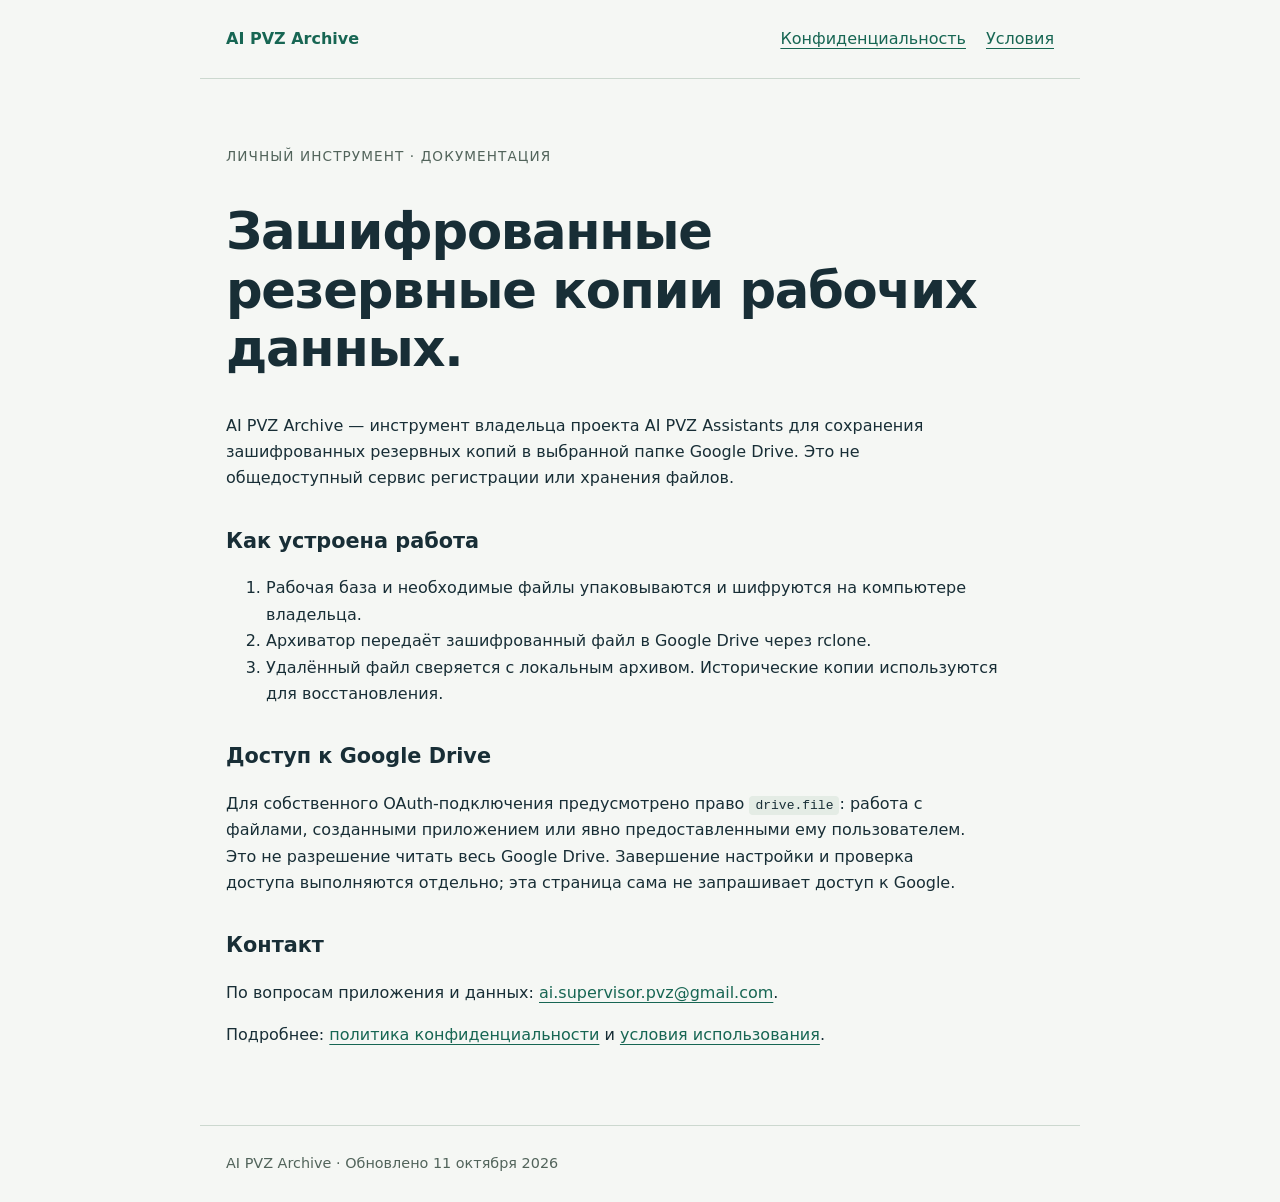
<file: index.html>
<!doctype html>
<html lang="ru"><head><meta charset="utf-8"><meta name="viewport" content="width=device-width,initial-scale=1">
<title>AI PVZ Archive — резервное копирование</title><link rel="stylesheet" href="style.css">
<meta name="google-site-verification" content="9by2J8hyEAYcqIp3PgBWiFnjPxt4h7Qx-vP-udURG04">
</head><body>
<header><a href="index.html">AI PVZ Archive</a><nav aria-label="Навигация"><a href="privacy.html">Конфиденциальность</a><a href="terms.html">Условия</a></nav></header>
<main><p class="eyebrow">Личный инструмент · Документация</p><h1>Зашифрованные резервные копии рабочих данных.</h1>
<p>AI PVZ Archive — инструмент владельца проекта AI PVZ Assistants для сохранения зашифрованных резервных копий в выбранной папке Google Drive. Это не общедоступный сервис регистрации или хранения файлов.</p>
<h2>Как устроена работа</h2><ol><li>Рабочая база и необходимые файлы упаковываются и шифруются на компьютере владельца.</li><li>Архиватор передаёт зашифрованный файл в Google Drive через rclone.</li><li>Удалённый файл сверяется с локальным архивом. Исторические копии используются для восстановления.</li></ol>
<h2>Доступ к Google Drive</h2><p>Для собственного OAuth-подключения предусмотрено право <code>drive.file</code>: работа с файлами, созданными приложением или явно предоставленными ему пользователем. Это не разрешение читать весь Google Drive. Завершение настройки и проверка доступа выполняются отдельно; эта страница сама не запрашивает доступ к Google.</p>
<h2>Контакт</h2><p>По вопросам приложения и данных: <a href="mailto:ai.supervisor.pvz@gmail.com">ai.supervisor.pvz@gmail.com</a>.</p>
<p>Подробнее: <a href="privacy.html">политика конфиденциальности</a> и <a href="terms.html">условия использования</a>.</p></main><footer>AI PVZ Archive · Обновлено 11 октября 2026</footer></body></html>
</file>
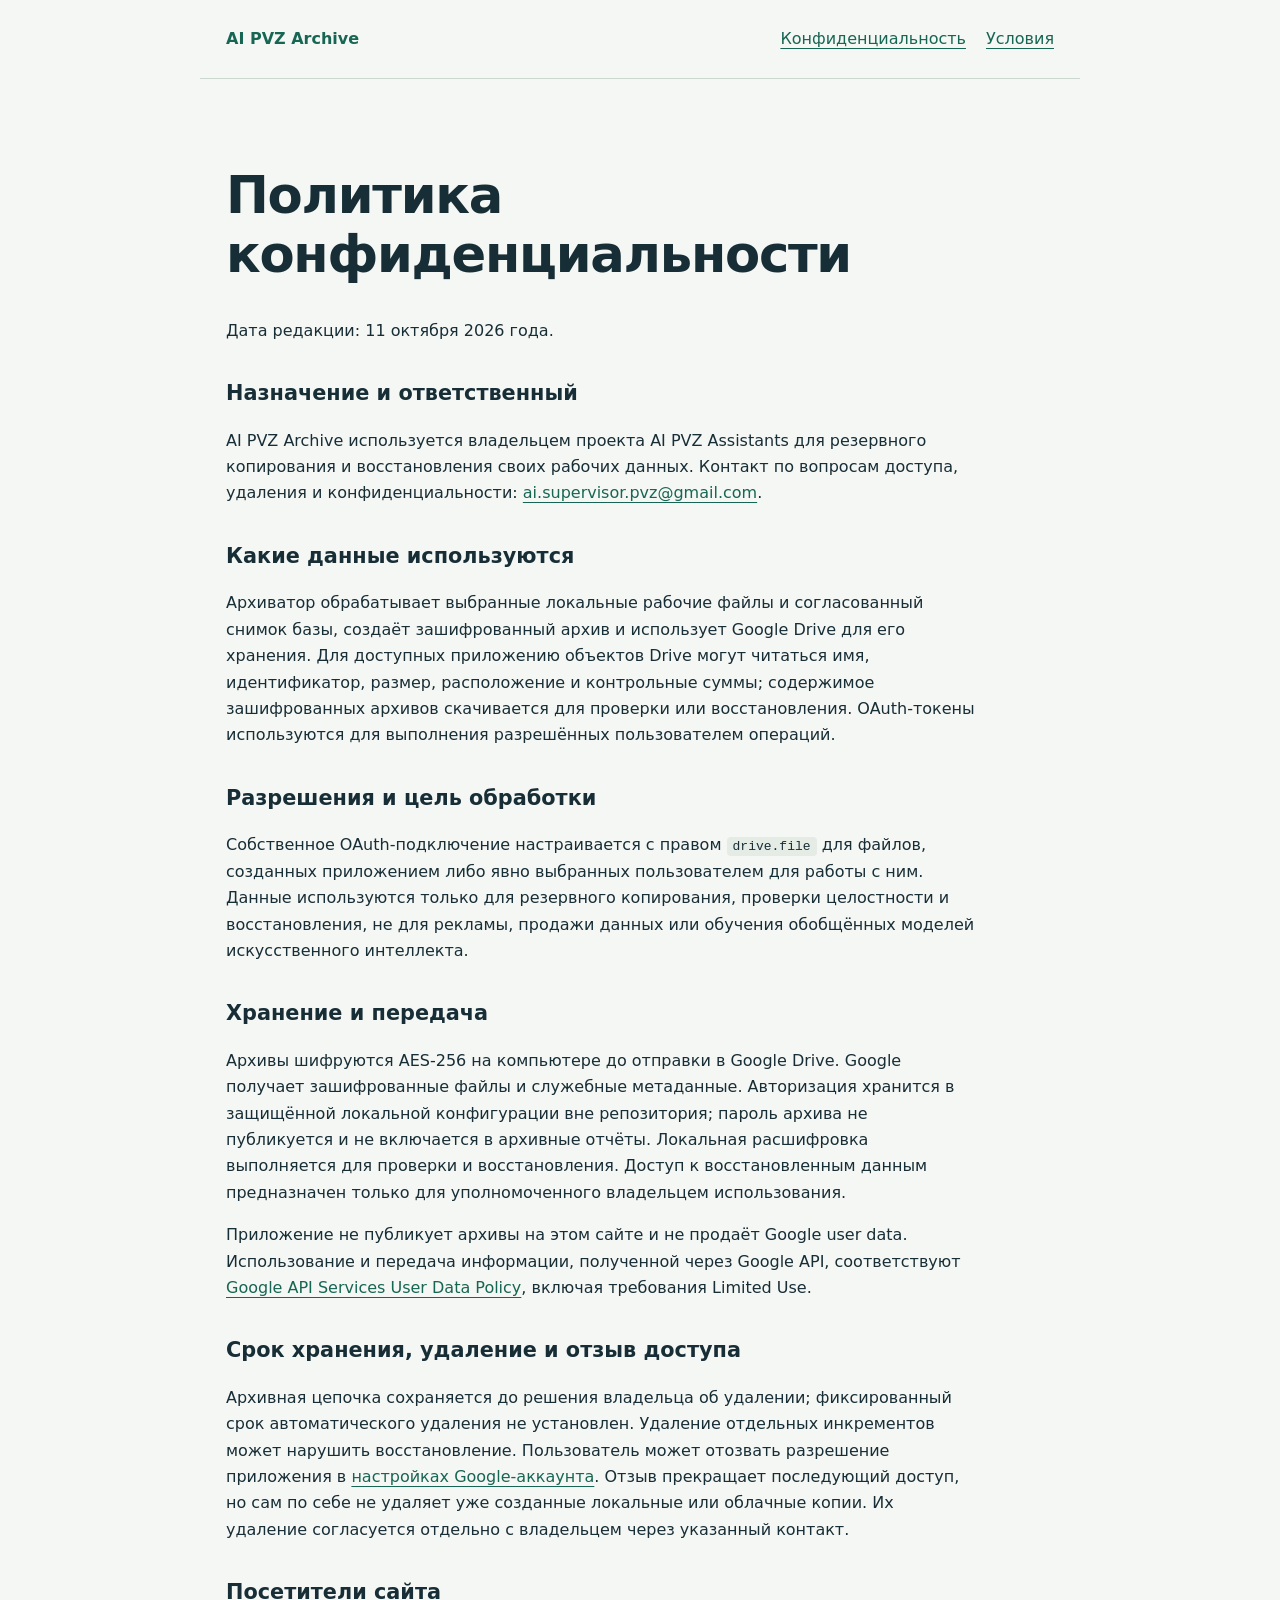
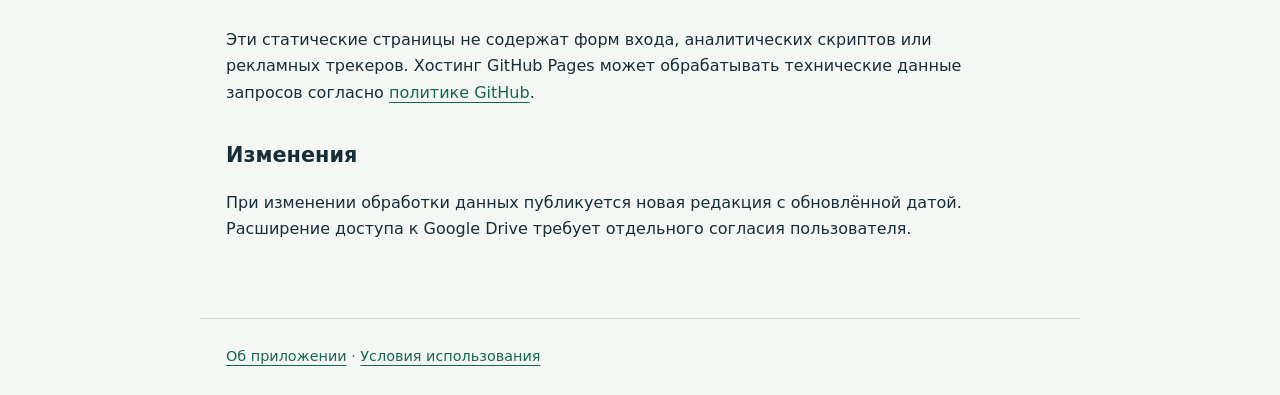
<file: privacy.html>
<!doctype html>
<html lang="ru"><meta charset="utf-8"><meta name="viewport" content="width=device-width,initial-scale=1">
<title>Политика конфиденциальности — AI PVZ Archive</title><link rel="stylesheet" href="style.css">
<header><a href="index.html">AI PVZ Archive</a><nav aria-label="Навигация"><a href="privacy.html" aria-current="page">Конфиденциальность</a><a href="terms.html">Условия</a></nav></header>
<main><h1>Политика конфиденциальности</h1><p>Дата редакции: 11 октября 2026 года.</p>
<h2>Назначение и ответственный</h2><p>AI PVZ Archive используется владельцем проекта AI PVZ Assistants для резервного копирования и восстановления своих рабочих данных. Контакт по вопросам доступа, удаления и конфиденциальности: <a href="mailto:ai.supervisor.pvz@gmail.com">ai.supervisor.pvz@gmail.com</a>.</p>
<h2>Какие данные используются</h2><p>Архиватор обрабатывает выбранные локальные рабочие файлы и согласованный снимок базы, создаёт зашифрованный архив и использует Google Drive для его хранения. Для доступных приложению объектов Drive могут читаться имя, идентификатор, размер, расположение и контрольные суммы; содержимое зашифрованных архивов скачивается для проверки или восстановления. OAuth-токены используются для выполнения разрешённых пользователем операций.</p>
<h2>Разрешения и цель обработки</h2><p>Собственное OAuth-подключение настраивается с правом <code>drive.file</code> для файлов, созданных приложением либо явно выбранных пользователем для работы с ним. Данные используются только для резервного копирования, проверки целостности и восстановления, не для рекламы, продажи данных или обучения обобщённых моделей искусственного интеллекта.</p>
<h2>Хранение и передача</h2><p>Архивы шифруются AES-256 на компьютере до отправки в Google Drive. Google получает зашифрованные файлы и служебные метаданные. Авторизация хранится в защищённой локальной конфигурации вне репозитория; пароль архива не публикуется и не включается в архивные отчёты. Локальная расшифровка выполняется для проверки и восстановления. Доступ к восстановленным данным предназначен только для уполномоченного владельцем использования.</p>
<p>Приложение не публикует архивы на этом сайте и не продаёт Google user data. Использование и передача информации, полученной через Google API, соответствуют <a href="https://developers.google.com/terms/api-services-user-data-policy">Google API Services User Data Policy</a>, включая требования Limited Use.</p>
<h2>Срок хранения, удаление и отзыв доступа</h2><p>Архивная цепочка сохраняется до решения владельца об удалении; фиксированный срок автоматического удаления не установлен. Удаление отдельных инкрементов может нарушить восстановление. Пользователь может отозвать разрешение приложения в <a href="https://myaccount.google.com/connections">настройках Google-аккаунта</a>. Отзыв прекращает последующий доступ, но сам по себе не удаляет уже созданные локальные или облачные копии. Их удаление согласуется отдельно с владельцем через указанный контакт.</p>
<h2>Посетители сайта</h2><p>Эти статические страницы не содержат форм входа, аналитических скриптов или рекламных трекеров. Хостинг GitHub Pages может обрабатывать технические данные запросов согласно <a href="https://docs.github.com/en/site-policy/privacy-policies/github-general-privacy-statement">политике GitHub</a>.</p>
<h2>Изменения</h2><p>При изменении обработки данных публикуется новая редакция с обновлённой датой. Расширение доступа к Google Drive требует отдельного согласия пользователя.</p></main><footer><a href="index.html">Об приложении</a> · <a href="terms.html">Условия использования</a></footer></html>
</file>
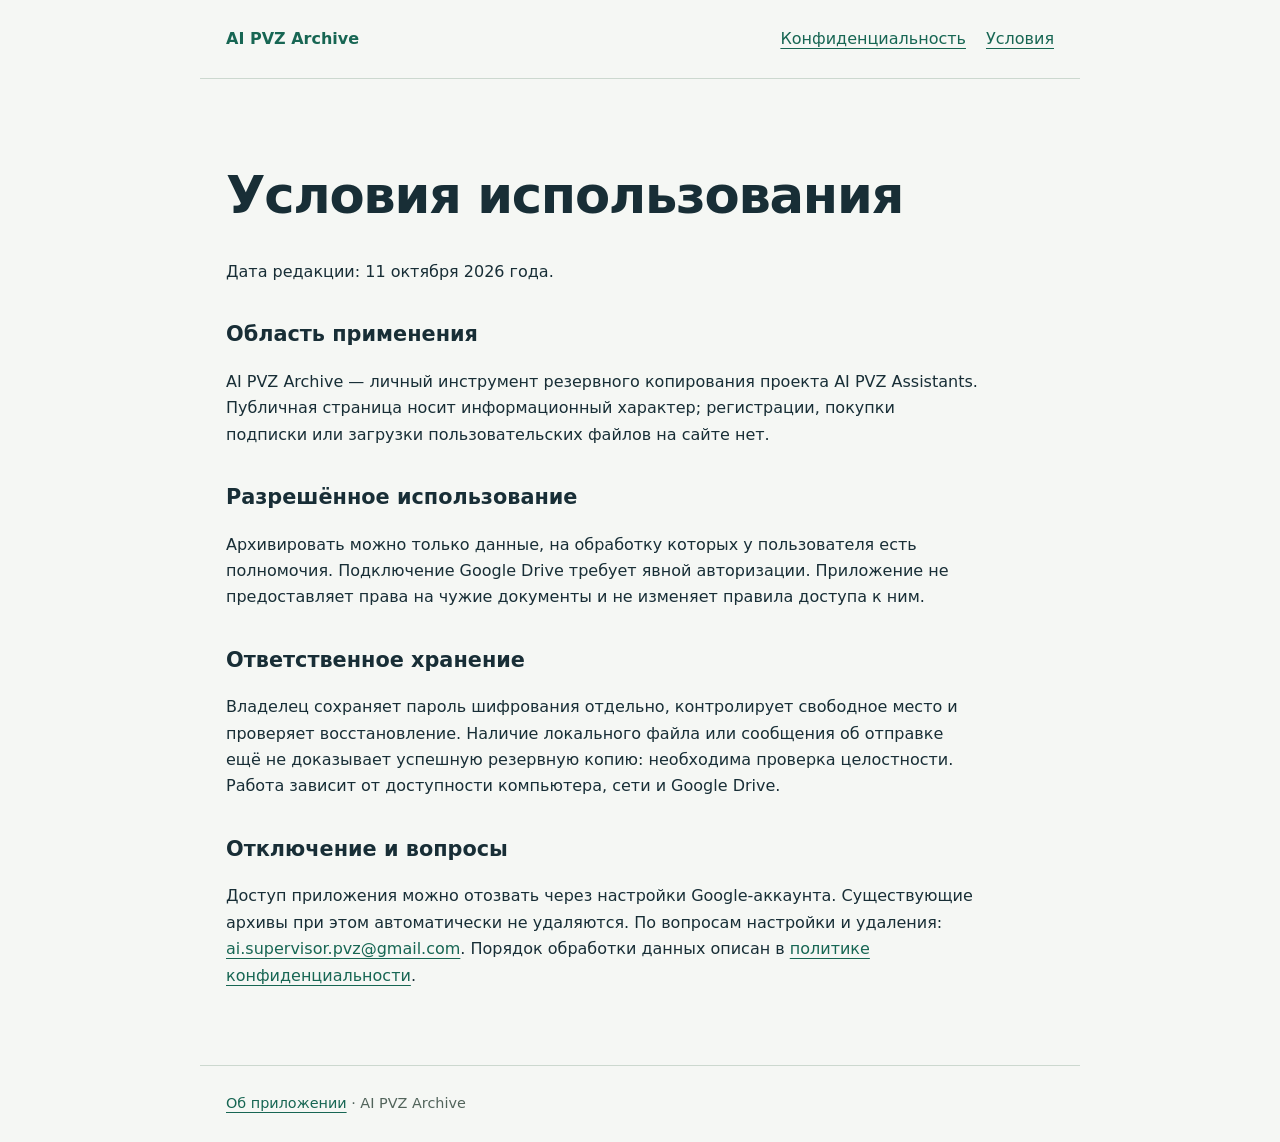
<file: terms.html>
<!doctype html>
<html lang="ru"><meta charset="utf-8"><meta name="viewport" content="width=device-width,initial-scale=1">
<title>Условия использования — AI PVZ Archive</title><link rel="stylesheet" href="style.css">
<header><a href="index.html">AI PVZ Archive</a><nav aria-label="Навигация"><a href="privacy.html">Конфиденциальность</a><a href="terms.html" aria-current="page">Условия</a></nav></header>
<main><h1>Условия использования</h1><p>Дата редакции: 11 октября 2026 года.</p>
<h2>Область применения</h2><p>AI PVZ Archive — личный инструмент резервного копирования проекта AI PVZ Assistants. Публичная страница носит информационный характер; регистрации, покупки подписки или загрузки пользовательских файлов на сайте нет.</p>
<h2>Разрешённое использование</h2><p>Архивировать можно только данные, на обработку которых у пользователя есть полномочия. Подключение Google Drive требует явной авторизации. Приложение не предоставляет права на чужие документы и не изменяет правила доступа к ним.</p>
<h2>Ответственное хранение</h2><p>Владелец сохраняет пароль шифрования отдельно, контролирует свободное место и проверяет восстановление. Наличие локального файла или сообщения об отправке ещё не доказывает успешную резервную копию: необходима проверка целостности. Работа зависит от доступности компьютера, сети и Google Drive.</p>
<h2>Отключение и вопросы</h2><p>Доступ приложения можно отозвать через настройки Google-аккаунта. Существующие архивы при этом автоматически не удаляются. По вопросам настройки и удаления: <a href="mailto:ai.supervisor.pvz@gmail.com">ai.supervisor.pvz@gmail.com</a>. Порядок обработки данных описан в <a href="privacy.html">политике конфиденциальности</a>.</p></main><footer><a href="index.html">Об приложении</a> · AI PVZ Archive</footer></html>
</file>
<file: style.css>
:root{font-family:system-ui,-apple-system,sans-serif;color:#182e36;background:#f5f7f4;line-height:1.65}*{box-sizing:border-box}body{margin:0}header,main,footer{max-width:880px;margin:auto;padding:26px}header{display:flex;justify-content:space-between;gap:20px;border-bottom:1px solid #ccd8cf}header>a{font-weight:750;text-decoration:none}nav{display:flex;gap:20px;flex-wrap:wrap}a{color:#176653;text-underline-offset:4px}a:focus-visible{outline:3px solid #bb6900;outline-offset:4px}main{padding-top:52px;padding-bottom:60px}h1{font-size:clamp(2rem,5vw,3.2rem);line-height:1.15;letter-spacing:-.025em;max-width:760px}h2{font-size:1.3rem;margin-top:2rem}p,li{max-width:74ch}.eyebrow{color:#52645b;font-size:.85rem;letter-spacing:.08em;text-transform:uppercase}code{background:#e4ece5;padding:2px 6px;border-radius:4px}footer{border-top:1px solid #ccd8cf;color:#52645b;font-size:.9rem}@media(max-width:620px){header{display:block}nav{margin-top:14px;font-size:.9rem}main{padding-top:26px}}
</file>
